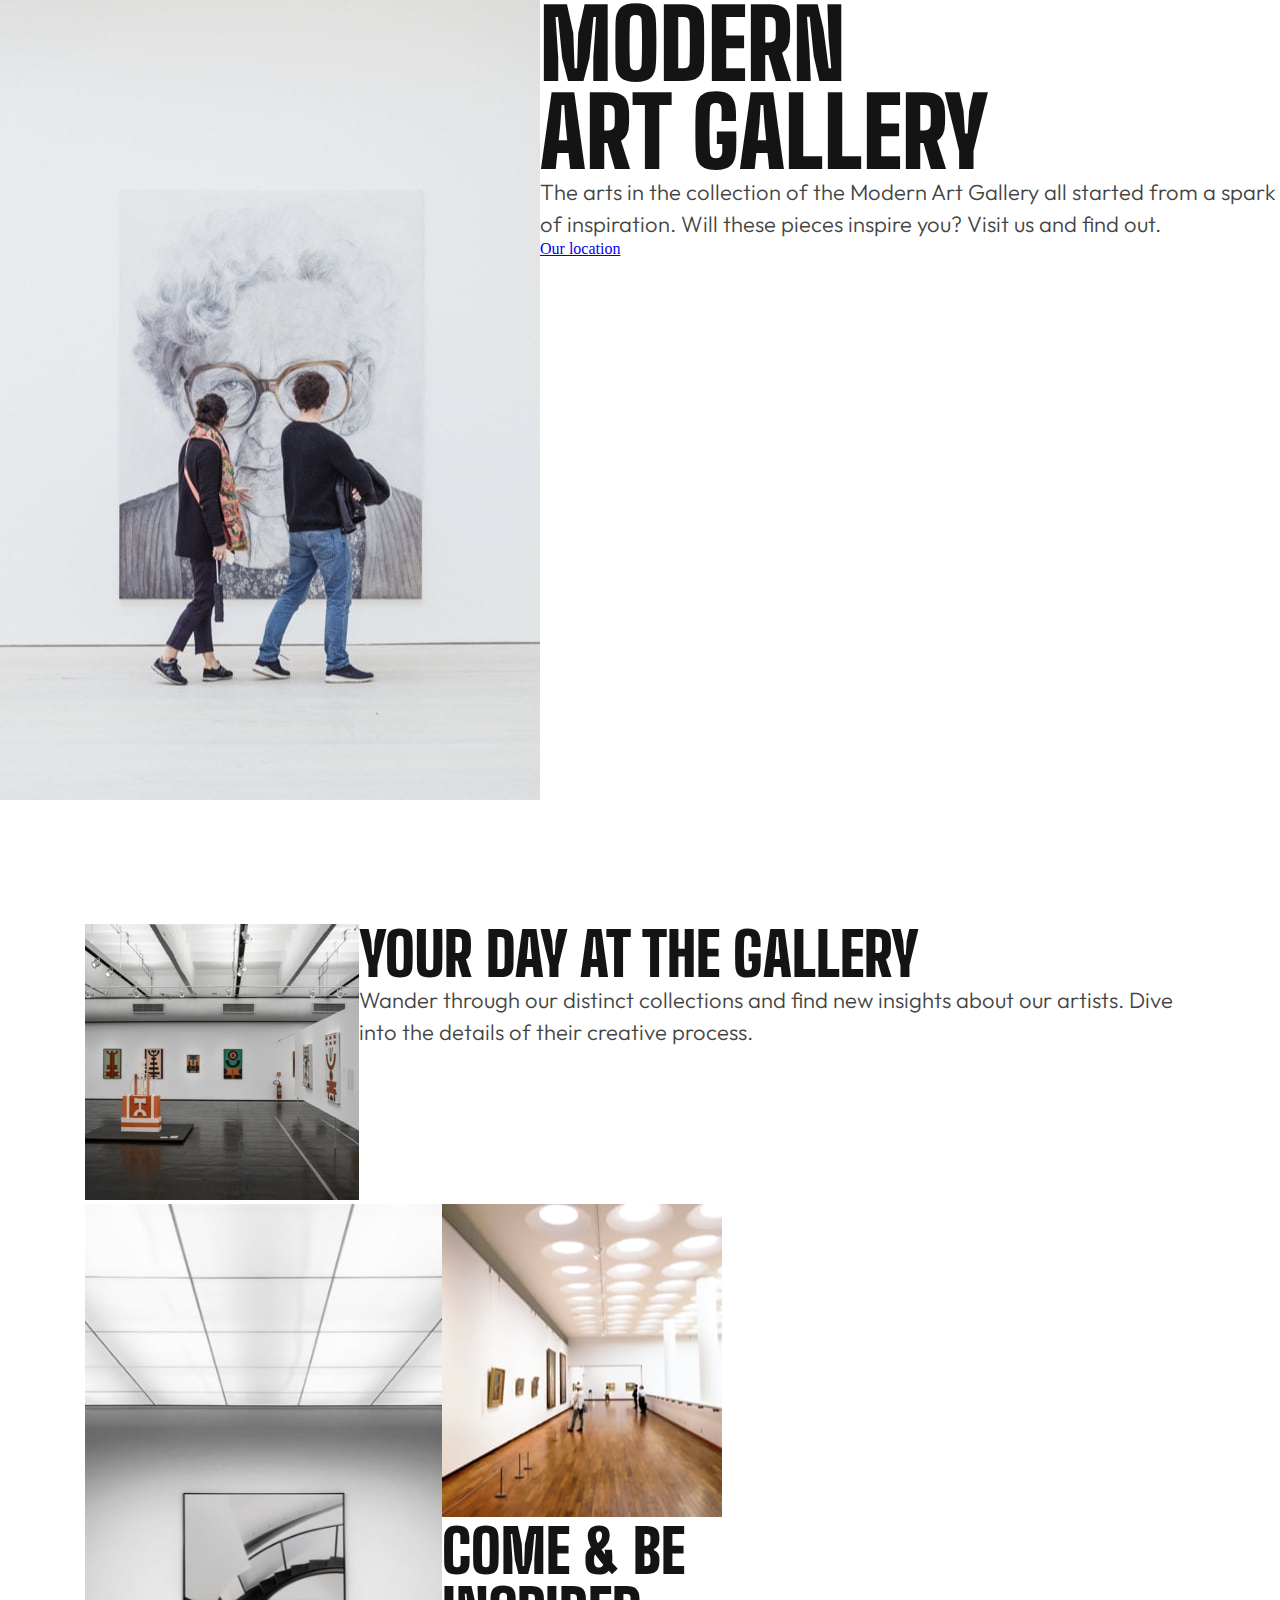
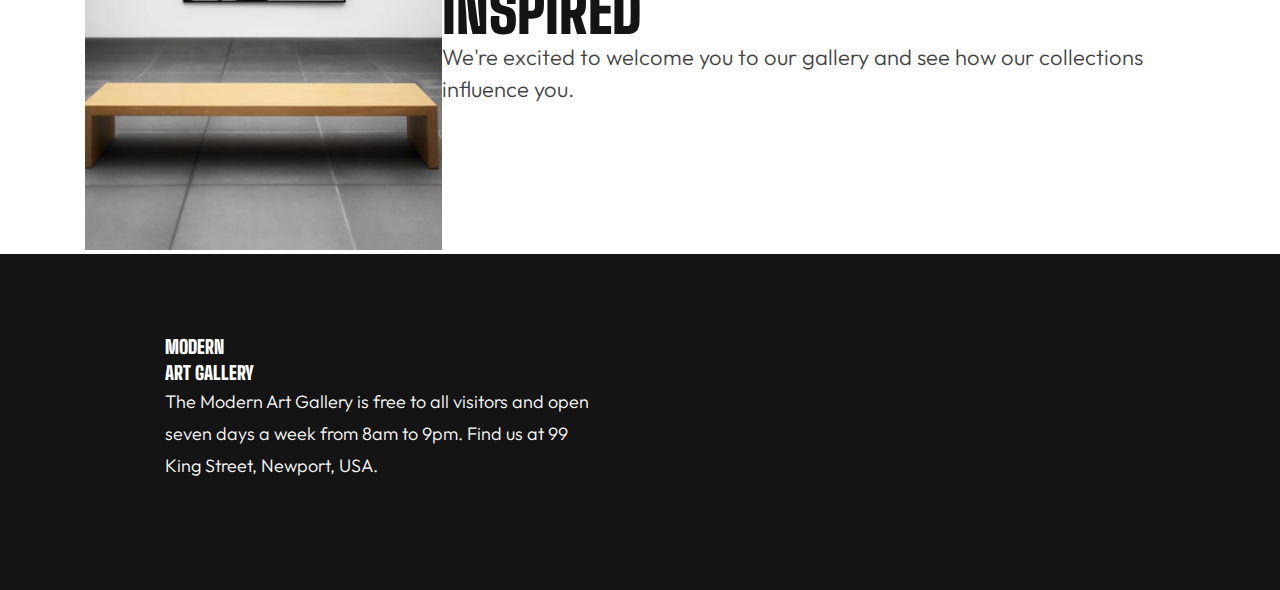
<file: index.html>
<!DOCTYPE html>
<html lang="en">

<head>
  <meta charset="UTF-8">
  <meta name="viewport" content="width=device-width, initial-scale=1.0">
  <!-- Google Fontları -->
  <link
    href="https://fonts.googleapis.com/css2?family=Big+Shoulders+Display:wght@900&family=Outfit:wght@300&display=swap"
    rel="stylesheet">

  <link rel="stylesheet" href="https://cdnjs.cloudflare.com/ajax/libs/font-awesome/6.4.0/css/all.min.css"
    integrity="sha512-iecdLmaskl7CVkqkXNQ/ZH/XLlvWZOJyj7Yy7tcenmpD1ypASozpmT/E0iPtmFIB46ZmdtAc9eNBvH0H/ZpiBw=="
    crossorigin="anonymous" referrerpolicy="no-referrer" />
  <!-- CSS Dosyası -->
  <link rel="stylesheet" href="index.css">

  <title>Ödev 3 | Resim Galerisi Web sitesi</title>
</head>

<body>
  <main>
    <!-- Hero sınıfı görseli ve başlık içeren başlık bölümü -->
    <header class="hero">
      <picture class="hero__img">
        <source media="(min-width: 1000px)"
          srcset="./assets/desktop/image-hero.jpg, ./assets/desktop/image-hero@2x.jpg 2x">
        <source media="(min-width: 768px)" srcset="./assets/tablet/image-hero.jpg,
        ./assets/tablet/image-hero@2x.jpg 2x">
        <img src=" ./assets/mobile/image-hero.jpg" srcset="./assets/mobile/image-hero@2x.jpg 2x"
          alt="Man and woman walking past and looking at a mostly black and white painting of an eldery woman wearing brown glasses">
      </picture>
      <div class="hero__container">
        <h1 class="hero__title">Modern <br> Art Gallery</h1>

        <div class="hero__text">
          <p>The arts in the collection of the Modern Art Gallery all started
            from a spark of inspiration. Will these pieces inspire you? Visit
            us and find out.</p>
          <div class="hero__link">
            <a href="harita.html">Our location</a>
            <div class="hero__arrow">
              <!--Ok ikonu -->
              <img src="./assets/icon-arrow-right.svg" alt="Right arrow">
            </div>
          </div>
        </div>
      </div>
    </header>
    <!-- Web sayfasındaki içeriğin yer aldığı bölüm. -->
    <div class="section-wrapper">
      <section class="section__section--1">
        <picture class="section__grid__section__grid--1">
          <source media="(min-width: 1330px)"
            srcset="./assets/desktop/image-grid-1.jpg, ./assets/desktop/image-grid-1@2x.jpg 2x">
          <source media="(min-width: 768px)" srcset="./assets/tablet/image-grid-1.jpg,
        ./assets/tablet/image-grid-1@2x.jpg 2x">
          <img src=" ./assets/mobile/image-grid-1.jpg" srcset="./assets/mobile/image-grid-1@2x.jpg"
            alt="Image of museum exhibit featuring sculpture and prints of abstract art in mostly orange and turquoise colors">
        </picture>

        <div class="section__container">
          <!-- Başlık -->
          <h2 class="section__title">Your day<span></span> at the gallery</h2>
          <!-- Metin açıklaması -->
          <p class="section__text">Wander through our distinct collections and find new insights about
            our artists. Dive into the details of their creative process.</p>
        </div>
      </section>

      <section class="section__section--2">
        <!-- İkinci resim için picture etiketi -->
        <picture class="section__grid__section__grid--2">
          <source media="(min-width: 1339px)"
            srcset="./assets/desktop/image-grid-2.jpg, ./assets/desktop/image-grid-2@2x.jpg 2x">
          <source media="(min-width: 768px)" srcset="./assets/tablet/image-grid-2.jpg,
        ./assets/tablet/image-grid-2@2x.jpg 2x">
          <img src=" ./assets/mobile/image-grid-1.jpg" srcset="./assets/mobile/image-grid-2@2x.jpg"
            alt="Image of light colored wood bench inside of museum facing a large photographic print of part of a circular stairwell">
        </picture>
        <!-- Resim ve metin kutuları için div etiketi -->

        <div class="section__container__section__container--inspired">
          <picture class="section__grid__section__grid--3">
            <source media="(min-width: 1339px)"
              srcset="./assets/desktop/image-grid-3.jpg, ./assets/desktop/image-grid-3@2x.jpg 2x">

            <source media="(min-width: 768px)" srcset="./assets/tablet/image-grid-3.jpg,
          ./assets/tablet/image-grid-3@2x.jpg 2x">

            <img src=" ./assets/mobile/image-grid-3.jpg" srcset="./assets/mobile/image-grid-3@2x.jpg"
              alt="Image of a few people looking at paintings inside the museum">
          </picture>

          <div class="section__text__section__text--inspired">
            <h2 class="section__title">Come &amp; be<br> inspired</h2>
            <p>We're excited to welcome you to our gallery and see how our collections
              influence you.</p>
          </div>

        </div>
      </section>
    </div>
  </main>
  <!-- Web sayfasındaki en alt kısım. -->
  <footer class="footer">
    <!-- Footer container başlangıç -->
    <div class="footer__container">
      <!-- Footer başlık başlangıç -->
      <h3 class="footer__title">Modern<br> Art Gallery</h3>
      <!-- Footer başlık bitiş -->
      <!-- Footer metin başlangıç -->

      <p class="footer__text">The Modern Art Gallery is free to all visitors and open seven days a week
        from 8am to 9pm. Find us at 99 King Street, Newport, USA.</p>
      <!-- Footer metin bitiş -->
      <!-- Footer sosyal medya linkleri başlangıç -->
      <div class="footer__social-links">
        <a href="facebook.com" class="footer__social-link"><i class="fab fa-facebook-square"></i></a>
        <a href="instagram.com" class="footer__social-link"><i class="fab fa-instagram"></i></a>
        <a href="twitter.com" class="footer__social-link"><i class="fab fa-twitter"></i></a>
        <!-- Footer sosyal medya linkleri bitiş -->

      </div>
    </div>
    <!-- Footer container bitiş -->

  </footer>

</body>

</html>
</file>
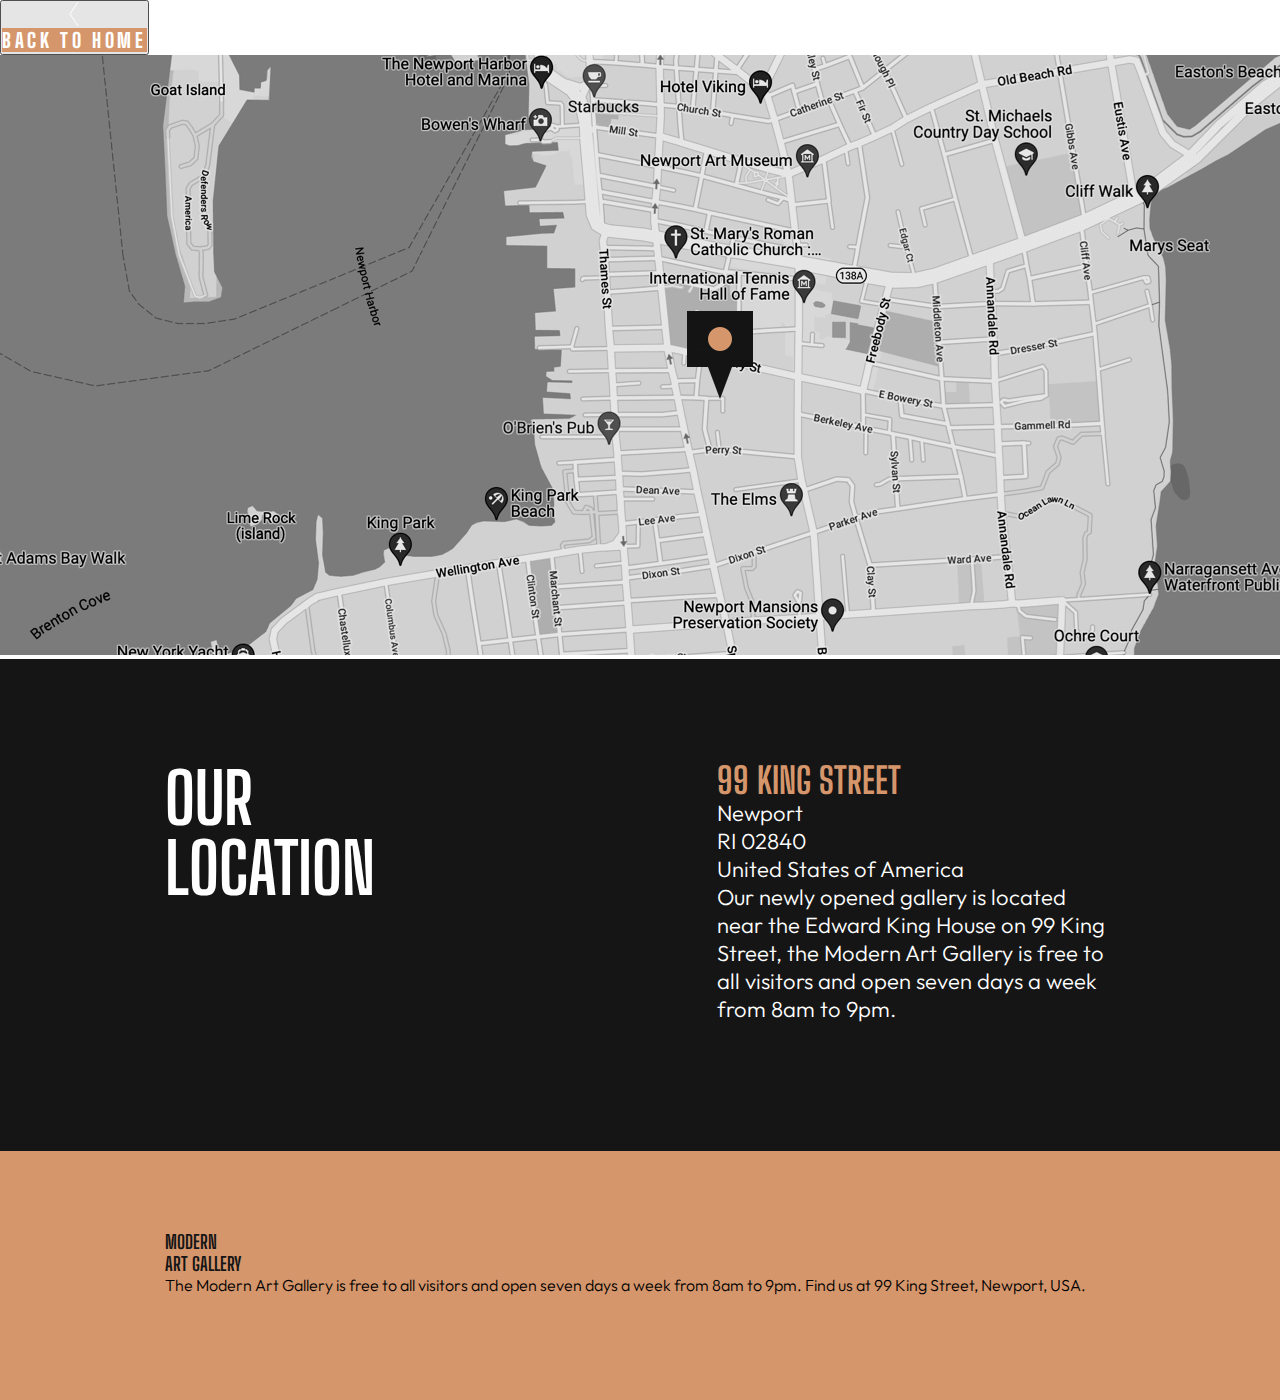
<file: harita.html>
<!DOCTYPE html>
<html lang="en">

<head>
  <meta charset="UTF-8">
  <meta name="viewport" content="width=device-width, initial-scale=1.0">

  <!-- Google Fontları -->
  <link
    href="https://fonts.googleapis.com/css2?family=Big+Shoulders+Display:wght@900&family=Outfit:wght@300&display=swap"
    rel="stylesheet">
  <link rel="stylesheet" href="https://cdnjs.cloudflare.com/ajax/libs/font-awesome/6.4.0/css/all.min.css"
    integrity="sha512-iecdLmaskl7CVkqkXNQ/ZH/XLlvWZOJyj7Yy7tcenmpD1ypASozpmT/E0iPtmFIB46ZmdtAc9eNBvH0H/ZpiBw=="
    crossorigin="anonymous" referrerpolicy="no-referrer" />
  <!-- Stylesheet -->
  <link rel="stylesheet" href="harita.css">


  <title> Ödev 3 | Lokasyon</title>
</head>

<body>
  <!-- Harita Ve  Buton -->

  <div class="map">
    <div class="map__btn--wrapper">
      <button class="map__home--link">
        <div class="map__arrow--l">
          <img class="map__arrow--icon" src="./assets/icon-arrow-left.svg" alt="left arrow icon">
        </div>
        <a class="map__home-link--text" href="index.html">Back to Home</a>
      </button>
      <div class="map__image--wrapper">
        <picture>
          <source class="map__image" srcset="./assets/desktop/image-map.png, ./assets/desktop/image-map@2x.png">
          <source class="map__image" srcset="./assets/tablet/image-map.png, ./assets/tablet/image-map@2x.png">
          <img class="map__image" src="./assets/mobile/image-map.png" srcset="./assets/mobile/image-map@2x.png" alt="map location">
        </picture>
      </div>
    </div>
  </div>
  

  <!-- Lokasyon bilgisi -->
  <main class="location">
    <h1 class="location__title">Our<span class="location__title--span"></span> location</h1>
    <div class="location__info">
      <h2 class="location__address--title">99 King Street</h2>
      <p class="location__address">
        Newport <br>
        RI 02840 <br>
        United States of America <br>
      </p>
      <p class="location__description">
        Our newly opened gallery is located near the Edward King House on 99 King Street, the Modern Art Gallery is free
        to all visitors and open seven days a week from 8am to 9pm.
      </p>
    </div>
  </main>
  
  <!-- Sosyal Medya ve Footer başlıkları -->
  <footer class="footer">
    <div class="footer__wrapper">
      <div class="footer__col--1">
        <h3 class="footer__title">Modern <br> Art Gallery</h3>
      </div>
      <div class="footer__col--2">
        The Modern Art Gallery is free to all visitors and open seven days a week
        from 8am to 9pm. Find us at 99 King Street, Newport, USA.
      </div>
      <div class="footer__col--3">
        <a class="footer__social--link1" href="facebook.com"><i class="fab fa-facebook-square"></i></a>
        <a class="footer__social--link2" href="instagram.com"><i class="fab fa-instagram"></i></a>
        <a class="footer__social--link3" href="twitter.com"><i class="fab fa-twitter"></i></a>
      </div>
    </div>
  </footer>
  

</html>
</file>
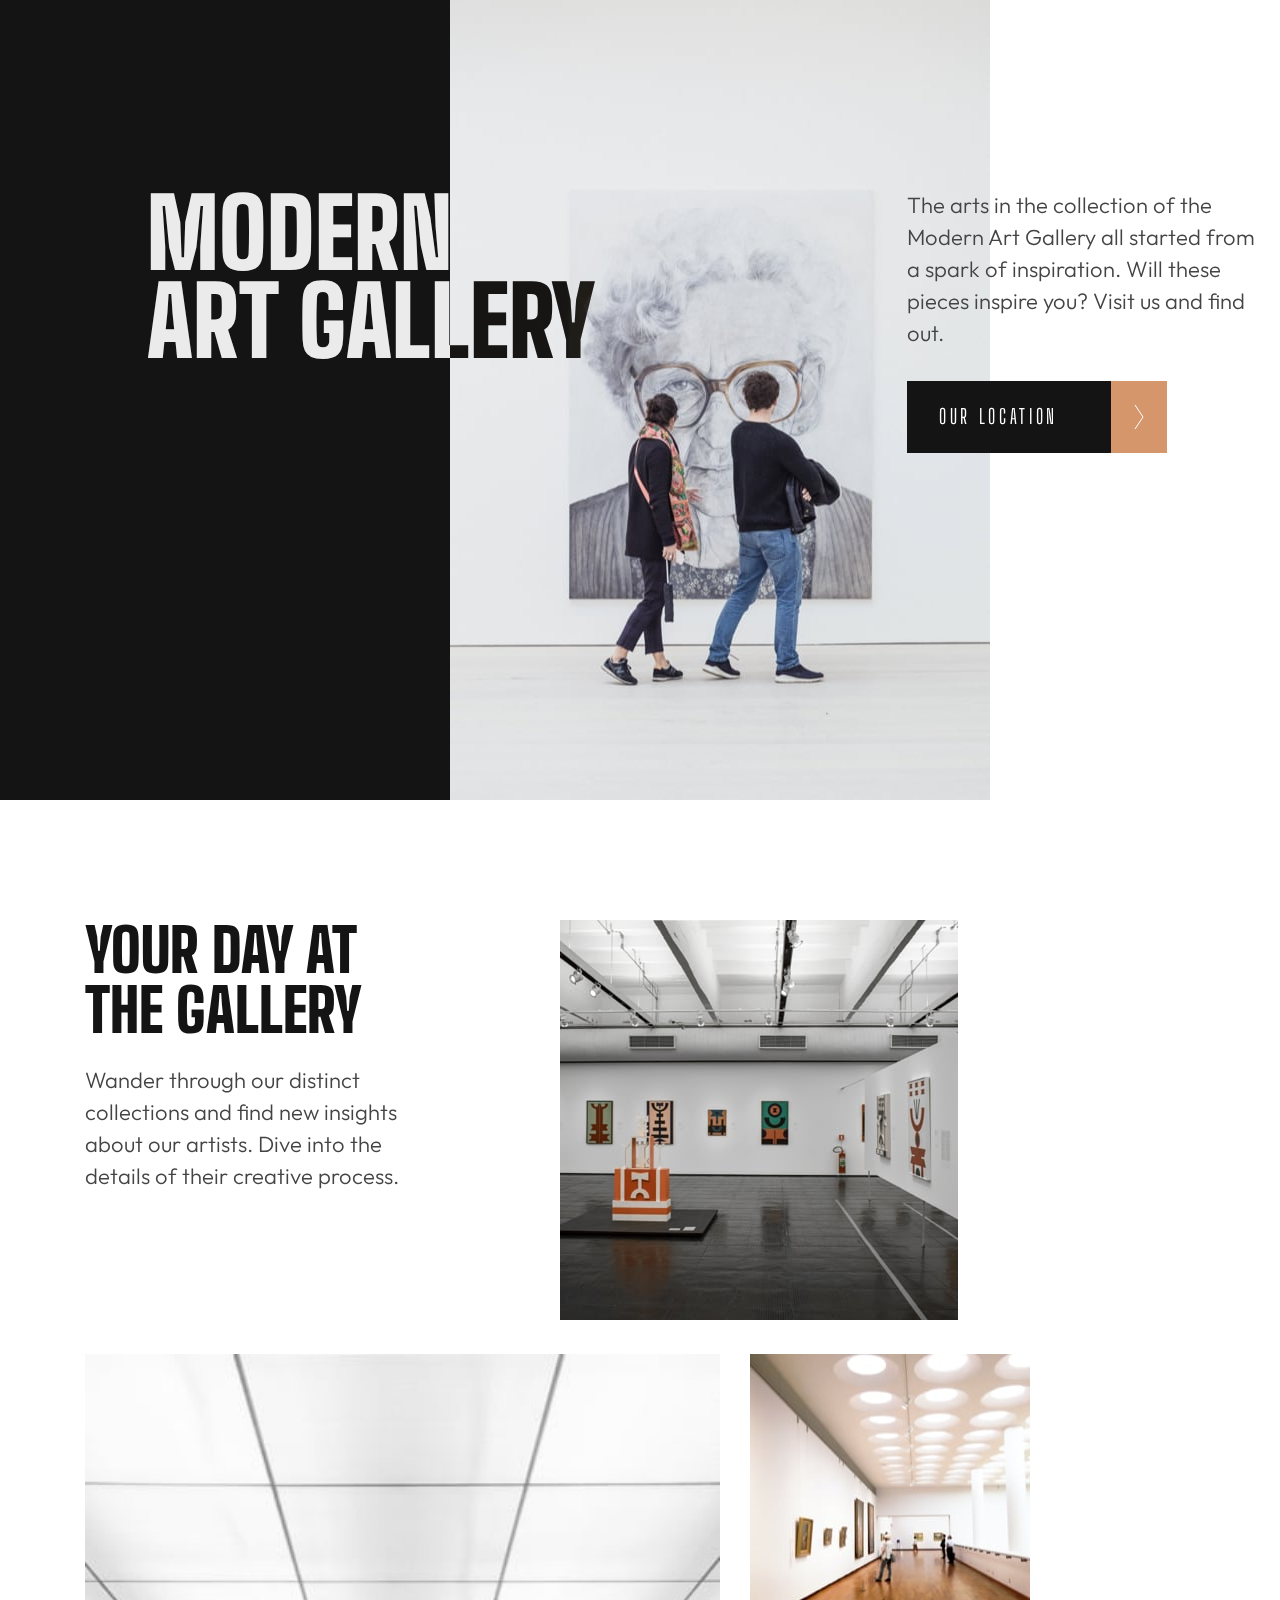
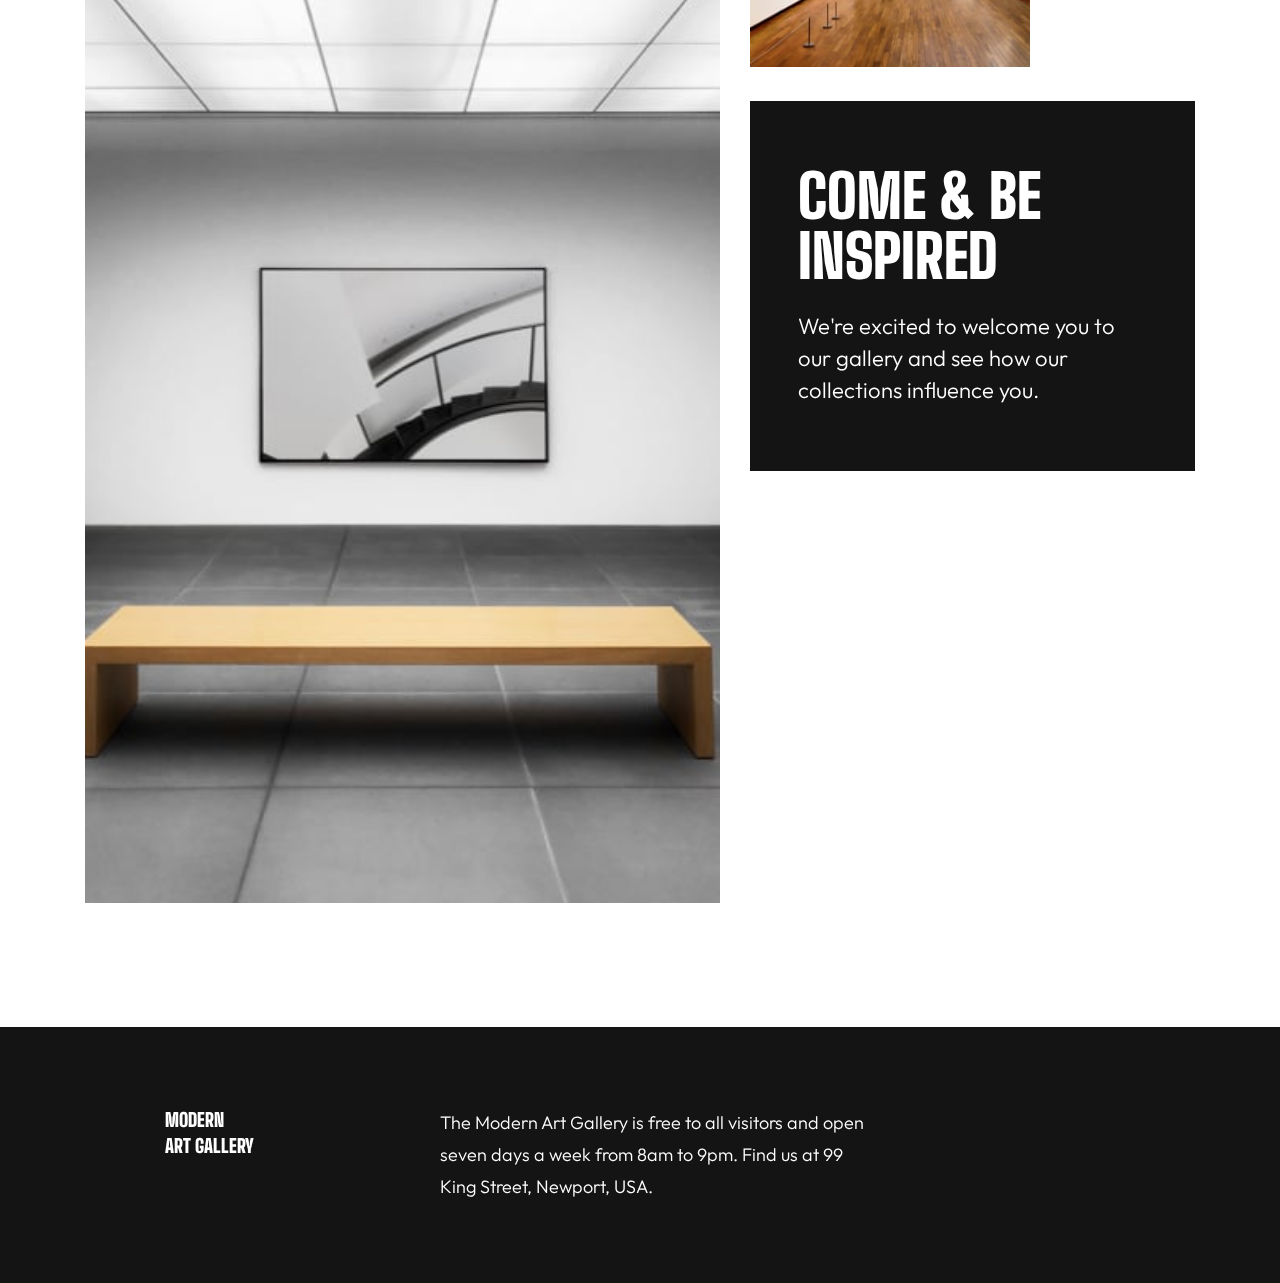
<file: main.html>
<!DOCTYPE html>
<html lang="en">

<head>
  <meta charset="UTF-8">
  <meta name="viewport" content="width=device-width, initial-scale=1.0">
  <!-- Google Fontları -->
  <link
    href="https://fonts.googleapis.com/css2?family=Big+Shoulders+Display:wght@900&family=Outfit:wght@300&display=swap"
    rel="stylesheet">
  <link rel="stylesheet" href="https://cdnjs.cloudflare.com/ajax/libs/font-awesome/6.4.0/css/all.min.css"
    integrity="sha512-iecdLmaskl7CVkqkXNQ/ZH/XLlvWZOJyj7Yy7tcenmpD1ypASozpmT/E0iPtmFIB46ZmdtAc9eNBvH0H/ZpiBw=="
    crossorigin="anonymous" referrerpolicy="no-referrer" />
<!-- Stylesheet -->
  <link rel="stylesheet" href="main.css">

  <title>Art gallery website</title>
</head>

<body>
  <main>

    <header>
      <picture class="hero-img">
        <source media="(min-width: 1000px)"
          srcset="./assets/desktop/image-hero.jpg, ./assets/desktop/image-hero@2x.jpg 2x">
        <source media="(min-width: 768px)" srcset="./assets/tablet/image-hero.jpg,
        ./assets/tablet/image-hero@2x.jpg 2x">
        <img src=" ./assets/mobile/image-hero.jpg" srcset="./assets/mobile/image-hero@2x.jpg 2x"
          alt="Man and woman walking past and looking at a mostly black and white painting of an eldery woman wearing brown glasses">
      </picture>
      <div class="hero-container">
        <h1>Modern <br> Art Gallery</h1>

        <div class="hero-text">
          <p>The arts in the collection of the Modern Art Gallery all started
            from a spark of inspiration. Will these pieces inspire you? Visit
            us and find out.</p>
          <div class="link">
            <a href="harita.html">Our location</a>
            <div class="arrow">
              <img src="./assets/icon-arrow-right.svg" alt="Right arrow">
            </div>
          </div>
        </div>
      </div>
    </header>

    <div class="section-wrapper">
      <section class="section-1">
        <picture class="grid-1">
          <source media="(min-width: 1330px)"
            srcset="./assets/desktop/image-grid-1.jpg, ./assets/desktop/image-grid-1@2x.jpg 2x">
          <source media="(min-width: 768px)" srcset="./assets/tablet/image-grid-1.jpg,
        ./assets/tablet/image-grid-1@2x.jpg 2x">
          <img src=" ./assets/mobile/image-grid-1.jpg" srcset="./assets/mobile/image-grid-1@2x.jpg"
            alt="Image of museum exhibit featuring sculpture and prints of abstract art in mostly orange and turquoise colors">
        </picture>

        <div class="container">
          <h2>Your day<span></span> at the gallery</h2>
          <p>Wander through our distinct collections and find new insights about
            our artists. Dive into the details of their creative process.</p>
        </div>
      </section>

      <section class="section-2">
        <picture class="grid-2">
          <source media="(min-width: 1339px)"
            srcset="./assets/desktop/image-grid-2.jpg, ./assets/desktop/image-grid-2@2x.jpg 2x">
          <source media="(min-width: 768px)" srcset="./assets/tablet/image-grid-2.jpg,
        ./assets/tablet/image-grid-2@2x.jpg 2x">
          <img src=" ./assets/mobile/image-grid-1.jpg" srcset="./assets/mobile/image-grid-2@2x.jpg"
            alt="Image of light colored wood bench inside of museum facing a large photographic print of part of a circular stairwell">
        </picture>

        <div class="inspired-container">
          <picture class="grid-3">
            <source media="(min-width: 1339px)"
              srcset="./assets/desktop/image-grid-3.jpg, ./assets/desktop/image-grid-3@2x.jpg 2x">

            <source media="(min-width: 768px)" srcset="./assets/tablet/image-grid-3.jpg,
          ./assets/tablet/image-grid-3@2x.jpg 2x">

            <img src=" ./assets/mobile/image-grid-3.jpg" srcset="./assets/mobile/image-grid-3@2x.jpg"
              alt="Image of a few people looking at paintings inside the museum">
          </picture>

          <div class="inspired-text">
            <h2>Come &amp; be<br> inspired</h2>
            <p>We're excited to welcome you to our gallery and see how our collections
              influence you.</p>
          </div>

        </div>
      </section>
    </div>
  </main>

  <footer>
    <div class="footer-container">
      <h3>Modern<br> Art Gallery</h3>
      <p>The Modern Art Gallery is free to all visitors and open seven days a week
        from 8am to 9pm. Find us at 99 King Street, Newport, USA.</p>
      <div class="social-links">
        <a href="facebook.com"><i class="fab fa-facebook-square"></i></a>
        <a href="instagram.com"><i class="fab fa-instagram"></i></a>
        <a href="twitter.com"><i class="fab fa-twitter"></i></a>
      </div>
    </div>
  </footer>

</body>

</html>
</file>
<file: index.css>
:root {
    --accent: #D5966C;
    --heading: #141414;
    --body-text: #444444;
    --background: #FFFFFF;
}

/* Ana Düzen */


  *,
  * ::before,
  * ::after {
      box-sizing: border-box;
      margin: 0;
      padding: 0;
      -moz-osx-font-smoothing: grayscale;
      -webkit-font-smoothing: antialiased;
  }

/*- Global Stiller- */

body {
  background-color: var(--background);
}


/*--------------
    Tipografi
  --------------*/


h1,
h2,
h3 {
    color: var(--heading);
    font-family: 'Big Shoulders Display', sans-serif;
    font-weight: 900;
    text-transform: uppercase;
}

h3,
footer,
footer p,
.inspired-text h2, 
.inspired-text p {
    color: var(--background);
}

h1 {
    font-size: 3.75rem;
    line-height: 3.4375rem;
}

h2 {
    font-size: 3.125rem;
    line-height: 2.8125rem;
}

h2 span::before {
    content:"\A";
    white-space: pre;
}

p {
    color: var(--body-text);
    font-family: 'Outfit', sans-serif;
    font-size: 1.125rem;
    font-weight: 300;
    line-height: 1.75rem;
}

i {
    font-size: 1.25rem;
    margin-right: 1.25rem;
}

/*----------
    Düzenler
  ----------*/

.section-wrapper {
      margin-left: 1rem;
      margin-right: 1rem;
      max-width: 100%;
}

.section-wrapper img {
    max-width: 100%;
}

/* hero Kısımları */
.hero-container {
    margin: 2rem 1rem 7.5rem 1rem;
}

.hero-text {
    margin-top: 2rem;
}

/* Section-1 */
.grid-1 img{
    margin-bottom: 1.5625rem;
}

.section-1 {
    margin-bottom: 2rem;
}

.section-1 .container p{
    margin-top: 1.3125rem;
}

/* 2. Section */
.grid-2 img,
.grid-3 img {
    margin-bottom: 1rem;
}

.inspired-text,
footer {
    background-color: var(--heading);
}

.inspired-text {  
    margin-bottom: 7.5rem;
    padding: 3rem 1.5rem;
}

.inspired-text p {
    margin-top: 1.5rem;
}

/* Footer */
footer {
    font-size: 1rem;
    line-height: 1.625rem;
    padding: 3rem 2rem;
}

footer p {
    margin-top: 2.375rem;
    margin-bottom: 2.375rem;
}
/*
    Link/Buton
  */

.arrow, 
.link {
    align-items: center;
    display: flex;
    height: 4.5rem;
}

.arrow {
    background-color: var(--accent);
    justify-content: center;
    width: 3.5rem;
}

.link {
    background-color: var(--heading);
    justify-content: space-between;
    margin-top: 2rem;
    width: 16.25rem;
}

.link a {
    color: var(--background);
    font-family: 'Big Shoulders Display', sans-serif;
    font-size: 1.25rem;
    letter-spacing: 3.64px;
    line-height: 1.49625rem;
    margin-left: 2rem;
    text-decoration: none;
    text-transform: uppercase;
}

.link:hover,
.link:hover .arrow {
    transition: all .3s ease-out;
}

.link:hover {
    background-color: var(--accent);
}

.link:hover .arrow {
    background-color: var(--heading);
}

/* Sosyal Medya link */
footer a {
    color: var(--background);
}

footer a:hover {
    color: var(--accent);
}

/*
    Tablet Görünümü
  */
@media screen and (min-width: 768px) {
   /* Typography Tablet*/ 
   h1 {
       font-size: 4.375rem;
       line-height: 4.0625rem;
   }

   h2 {
    font-size: 3.125rem;
    line-height: 2.8125rem;
    }

   h2 span::before {
        display: none;
    }

    .section-1 .container p, 
    .inspired-text p {
        margin-top: 1.5rem;
    }

        /* Layout Tablet Görünümü*/
    .section-wrapper {
        margin-left: auto;
        margin-right: auto;
        max-width: 43.0625rem;
    }

    section {
        display: flex;
    }

     /* Header Tablet Görünümü*/
    header {
        display: flex;
        margin-bottom: 7.5rem;
    }

    .hero-container {
        margin-bottom: 0;
        margin-left: -3.125rem;
        margin-top: 9.0625rem;
        max-width: 21.1875rem;
    }

    /* Section-1 Tablet Görünümü*/
    .section-1 {
        margin-bottom: .6875rem;
    }
    .grid-1 img {
        margin-bottom: 0;
    }

    .grid-1 {
        order: 2;
    }
    
    .container {
        margin-right: 4.25rem;
        max-width: 13.9375rem;
    }

    /* Section-2 Tablet Görünümü */
    
    .section-2 {
        margin-bottom: 7.5rem;
    }

    .grid-2 img {
        margin-right: .6875rem;
        width: 24.875rem;
    }

    .grid-3 img{
        margin-bottom: 5px;
    }

    .inspired-text, 
    .grid-2 img{
        margin-bottom: 0;
    }

    .inspired-container {
        width: 17.5rem;
    } 

    .inspired-text {
        padding: 5.25rem 1.8125rem;
    }
    
    /* Footer Tablet Görünümü */
    .footer-container {
        display: flex;
        justify-content: space-between;
    }

    footer p {
        font-size: 1rem;
        margin: 0;
        max-width: 17.5625rem;
    }
    
    footer {
        padding: 3.5rem 2.4375rem;
    }
}

/*
    Bilgisayar Görünümü
  */

  @media screen and (min-width: 1200px){

    /* Typography Bilgisayar Görünümü */
    h1 {
        font-size: 6rem;
        line-height: 5.5rem;
    }

    h2 {
        font-size:3.75rem;
        line-height: 3.75rem;
    }

    p {
        font-size: 1.375rem;
        line-height: 2rem;
    }

    /* Layout Bilgisayar Görünümü*/
    .section-wrapper {
        max-width: 69.375rem;
    }

    /* Header Bilgisayar Görünümü*/
    header {
        position: relative;
    }
    .hero-img {
        padding-left: 28.125rem;
        background-color: var(--heading);
        height: 50rem;
    }
    
    .hero-container {
        display: flex;
        justify-content: space-between;
        margin-left: 11.5%;
        margin-top: 11.8125rem;
        max-width: 69.375rem;
        position: absolute; 
    }

    .hero-container h1 {
        color: var(--background);
        margin-right: 246px;
        mix-blend-mode: difference;
        width: 514px;
    }

    .hero-text {
        margin-top: 0;
        max-width: 350px;
    } 
 
    /* Section-1 Bilgisayar Görünümü */
    .section-1,
    .grid-3 img {
        margin-bottom: 1.875rem;
    }

    .container {
        margin-right: 7.8125rem;
        max-width: 21.875rem;
    }

    /* Section-2 Bilgisayar Görünümü */
    .grid-2 img {
        margin-right: 1.875rem;
        width: 39.6875rem;
    }

    .inspired-container {
        width: 27.8125rem;
    }

    .inspired-text {
        padding: 4.0625rem 3rem;
    }

      /* Footer Bilgisayar Görünümü */
    footer p {
        font-size: 1.125rem;
        max-width: 26.875rem;
    }
   
    footer {
        padding: 5rem 10.3125rem;
    }
  }
</file>
<file: harita.css>
:root {
    --accent: #D5966C;
    --heading: #151515;
    --body-text: #444444;
    --background: #FFFFFF;
}


*,
* ::before,
* ::after {
    box-sizing: border-box;
    margin: 0;
    padding: 0;
    -moz-osx-font-smoothing: grayscale;
    -webkit-font-smoothing: antialiased;
}


  body {
    background-color: var(--background);
    font-family: 'Outfit', sans-serif;
    font-weight: 300; 
  }


footer p,
h3,
i {
    color: var(--heading);
} 

h1, 
h2,
h3 {
    font-family: 'Big Shoulders Display', sans-serif;
    text-transform: uppercase;
}

h1,
main p {
    color: var(--background);
}

h1 {
    font-size: 3.125rem;
    line-height: 2.185rem;
}

h2 {
    color: var(--accent);
    font-size: 2rem;
    line-height: 2rem;
}

footer p {
    font-size: 1rem;
}

i {
    font-size: 1.25rem;
}


main {
    background-color: var(--heading);
    padding: 3rem 1rem 3.5rem 1rem;
}

.info {
    margin-top: 3rem;
}

.info h2,
.address {
    margin-bottom: 20px;
}


.info,
.footer-wrapper {
    max-width: 21.4375rem;
}

footer {
    background-color: var(--accent);
    padding: 3rem 1rem;
}

.col-1,
.col-2 {
    margin-bottom: 2.375rem;
}

i:hover {
    color: var(--background);
}

.fa-facebook-square,
.fa-instagram {
    margin-right: 1.25rem;
}


#map { 
    height: 50%; 
}

.map1 img{
    width: 100%;
    height: auto;
    display: block;
}

.arrow-l,
.home-link a{
    align-items: center;
    display: flex;
    height: 4.5rem;
    justify-content: center;
}

.map button a {
    align-items: center;
    background-color: var(--heading);
    color: var(--background);
    font-family: 'Big Shoulders Display', sans-serif;
    font-size: 1.25rem;
    font-weight: 800;
    letter-spacing: 3.64px;
    line-height: 1.49625rem;
    text-decoration: none;
    text-transform: uppercase;
    width: 208px;
}

button:hover .arrow-l {
    background-color: var(--heading);
}

button:hover a {
    background-color: var(--accent);
}
button:hover .arrow-l,
button:hover a {
    transition: all .3s ease-out;
}

.arrow-l {
    background-color: var(--accent);
    width: 56px;
}

.home-link {
    border: none;
    display: flex;
    top: 0;
    left: 0;
    position: absolute;
    z-index: 500;  
}





  @media screen and (min-width: 768px) {
      /* Tipografik - Tablet Görünümü */
      h1 {
          font-size: 3.4375rem;
          line-height: 3.125rem;
      }
      
      main p {
        font-size: 1.125rem;
        line-height: 1.75rem;
      }

      footer p {
          font-size: 1rem;
          line-height: 1.625rem;
      }

      /* Düzen - Tablet Görünümü */
      main {
          display: grid;
          grid-template-columns: 1fr 398px;
          justify-content: space-between;
          padding: 5.5rem 2.4375rem 5rem 2.4375rem;
      }

      h1 span::before {
        content:"\A";
        white-space: pre;
    }

      .info {
          margin-top: 0;
          max-width: 398px;
      }

      /* Başlangıç Butonu */
      .home-link {
        left: 2.4375rem;
    }

      /* Footer - Tablet Görünümü */
      footer {
        padding: 3.5rem 2.4375rem;
      }
      .footer-wrapper {
          display: flex;
          justify-content: space-between;
          max-width: 689px;
      }

      .col-2 {
          width: 17.5625rem;
      }

      .map button a {
        /* align-items: center;
        background-color: var(--heading);
        color: var(--background);
        font-family: 'Big Shoulders Display', sans-serif;
        font-size: 1.25rem;
        font-weight: 800;
        letter-spacing: 3.64px;
        line-height: 1.49625rem;
        text-decoration: none;
        text-transform: uppercase; */
        width: 100px;
    }
  }


  @media screen and (min-width: 1000px) {
      /* Tipografik Bilgisayar Görünümü */
      h1 {
        font-size: 4.375rem;
        line-height: 4.375rem;
      }

      h2 {
        font-size: 2.25rem;
        line-height: 2.25rem;
      }

      main p {
        font-size: 1.375rem;
      }

      footer p {
        font-size: 1.125rem;
        line-height: 1.75rem;
      }

      
      main {
        padding: 6.5rem 10.312rem 8rem 10.312rem;
      }

      footer {
        padding: 5rem 10.312rem;
        justify-content: center;
      }

      .footer-wrapper {
          max-width: 69.375rem;
      }

      .col-2 {
        width: 26.875rem;
      }

       
       .home-link {
        left: 9.75rem;
    }
  }
</file>
<file: main.css>
:root {
    --accent: #D5966C;
    --heading: #141414;
    --body-text: #444444;
    --background: #FFFFFF;
}

/*---------
    Ana Düzen
  ---------*/


  *,
  * ::before,
  * ::after {
      box-sizing: border-box;
      margin: 0;
      padding: 0;
      -moz-osx-font-smoothing: grayscale;
      -webkit-font-smoothing: antialiased;
  }

/*----------------
    Global Stiller
  ----------------*/

body {
  background-color: var(--background);
}


/*--------------
    Tipografi
  --------------*/


h1,
h2,
h3 {
    color: var(--heading);
    font-family: 'Big Shoulders Display', sans-serif;
    font-weight: 900;
    text-transform: uppercase;
}

h3,
footer,
footer p,
.inspired-text h2, 
.inspired-text p {
    color: var(--background);
}

h1 {
    font-size: 3.75rem;
    line-height: 3.4375rem;
}

h2 {
    font-size: 3.125rem;
    line-height: 2.8125rem;
}

h2 span::before {
    content:"\A";
    white-space: pre;
}

p {
    color: var(--body-text);
    font-family: 'Outfit', sans-serif;
    font-size: 1.125rem;
    font-weight: 300;
    line-height: 1.75rem;
}

i {
    font-size: 1.25rem;
    margin-right: 1.25rem;
}

/*----------
    Düzenler
  ----------*/

.section-wrapper {
      margin-left: 1rem;
      margin-right: 1rem;
      max-width: 100%;
}

.section-wrapper img {
    max-width: 100%;
}

/* hero Kısımları */
.hero-container {
    margin: 2rem 1rem 7.5rem 1rem;
}

.hero-text {
    margin-top: 2rem;
}

/* Section-1 */
.grid-1 img{
    margin-bottom: 1.5625rem;
}

.section-1 {
    margin-bottom: 2rem;
}

.section-1 .container p{
    margin-top: 1.3125rem;
}

/* 2. Section */
.grid-2 img,
.grid-3 img {
    margin-bottom: 1rem;
}

.inspired-text,
footer {
    background-color: var(--heading);
}

.inspired-text {  
    margin-bottom: 7.5rem;
    padding: 3rem 1.5rem;
}

.inspired-text p {
    margin-top: 1.5rem;
}

/* Footer */
footer {
    font-size: 1rem;
    line-height: 1.625rem;
    padding: 3rem 2rem;
}

footer p {
    margin-top: 2.375rem;
    margin-bottom: 2.375rem;
}
/*---------------
    Link/Buton
  ---------------*/

.arrow, 
.link {
    align-items: center;
    display: flex;
    height: 4.5rem;
}

.arrow {
    background-color: var(--accent);
    justify-content: center;
    width: 3.5rem;
}

.link {
    background-color: var(--heading);
    justify-content: space-between;
    margin-top: 2rem;
    width: 16.25rem;
}

.link a {
    color: var(--background);
    font-family: 'Big Shoulders Display', sans-serif;
    font-size: 1.25rem;
    letter-spacing: 3.64px;
    line-height: 1.49625rem;
    margin-left: 2rem;
    text-decoration: none;
    text-transform: uppercase;
}

.link:hover,
.link:hover .arrow {
    transition: all .3s ease-out;
}

.link:hover {
    background-color: var(--accent);
}

.link:hover .arrow {
    background-color: var(--heading);
}

/* Sosyal Medya link */
footer a {
    color: var(--background);
}

footer a:hover {
    color: var(--accent);
}

/*------------------
    Tablet Görünümü
  ------------------*/
@media screen and (min-width: 768px) {
   /* Typography Tablet*/ 
   h1 {
       font-size: 4.375rem;
       line-height: 4.0625rem;
   }

   h2 {
    font-size: 3.125rem;
    line-height: 2.8125rem;
    }

   h2 span::before {
        display: none;
    }

    .section-1 .container p, 
    .inspired-text p {
        margin-top: 1.5rem;
    }

        /* Layout Tablet Görünümü*/
    .section-wrapper {
        margin-left: auto;
        margin-right: auto;
        max-width: 43.0625rem;
    }

    section {
        display: flex;
    }

     /* Header Tablet Görünümü*/
    header {
        display: flex;
        margin-bottom: 7.5rem;
    }

    .hero-container {
        margin-bottom: 0;
        margin-left: -3.125rem;
        margin-top: 9.0625rem;
        max-width: 21.1875rem;
    }

    /* Section-1 Tablet Görünümü*/
    .section-1 {
        margin-bottom: .6875rem;
    }
    .grid-1 img {
        margin-bottom: 0;
    }

    .grid-1 {
        order: 2;
    }
    
    .container {
        margin-right: 4.25rem;
        max-width: 13.9375rem;
    }

    /* Section-2 Tablet Görünümü */
    
    .section-2 {
        margin-bottom: 7.5rem;
    }

    .grid-2 img {
        margin-right: .6875rem;
        width: 24.875rem;
    }

    .grid-3 img{
        margin-bottom: 5px;
    }

    .inspired-text, 
    .grid-2 img{
        margin-bottom: 0;
    }

    .inspired-container {
        width: 17.5rem;
    } 

    .inspired-text {
        padding: 5.25rem 1.8125rem;
    }
    
    /* Footer Tablet Görünümü */
    .footer-container {
        display: flex;
        justify-content: space-between;
    }

    footer p {
        font-size: 1rem;
        margin: 0;
        max-width: 17.5625rem;
    }
    
    footer {
        padding: 3.5rem 2.4375rem;
    }
}

/*------------------
    Bilgisayar Görünümü
  ------------------*/

  @media screen and (min-width: 1200px){

    /* Typography Bilgisayar Görünümü */
    h1 {
        font-size: 6rem;
        line-height: 5.5rem;
    }

    h2 {
        font-size:3.75rem;
        line-height: 3.75rem;
    }

    p {
        font-size: 1.375rem;
        line-height: 2rem;
    }

    /* Layout Bilgisayar Görünümü*/
    .section-wrapper {
        max-width: 69.375rem;
    }

    /* Header Bilgisayar Görünümü*/
    header {
        position: relative;
    }
    .hero-img {
        padding-left: 28.125rem;
        background-color: var(--heading);
        height: 50rem;
    }
    
    .hero-container {
        display: flex;
        justify-content: space-between;
        margin-left: 11.5%;
        margin-top: 11.8125rem;
        max-width: 69.375rem;
        position: absolute; 
    }

    .hero-container h1 {
        color: var(--background);
        margin-right: 246px;
        mix-blend-mode: difference;
        width: 514px;
    }

    .hero-text {
        margin-top: 0;
        max-width: 350px;
    } 
 
    /* Section-1 Bilgisayar Görünümü */
    .section-1,
    .grid-3 img {
        margin-bottom: 1.875rem;
    }

    .container {
        margin-right: 7.8125rem;
        max-width: 21.875rem;
    }

    /* Section-2 Bilgisayar Görünümü */
    .grid-2 img {
        margin-right: 1.875rem;
        width: 39.6875rem;
    }

    .inspired-container {
        width: 27.8125rem;
    }

    .inspired-text {
        padding: 4.0625rem 3rem;
    }

      /* Footer Bilgisayar Görünümü */
    footer p {
        font-size: 1.125rem;
        max-width: 26.875rem;
    }
   
    footer {
        padding: 5rem 10.3125rem;
    }
  }
</file>
